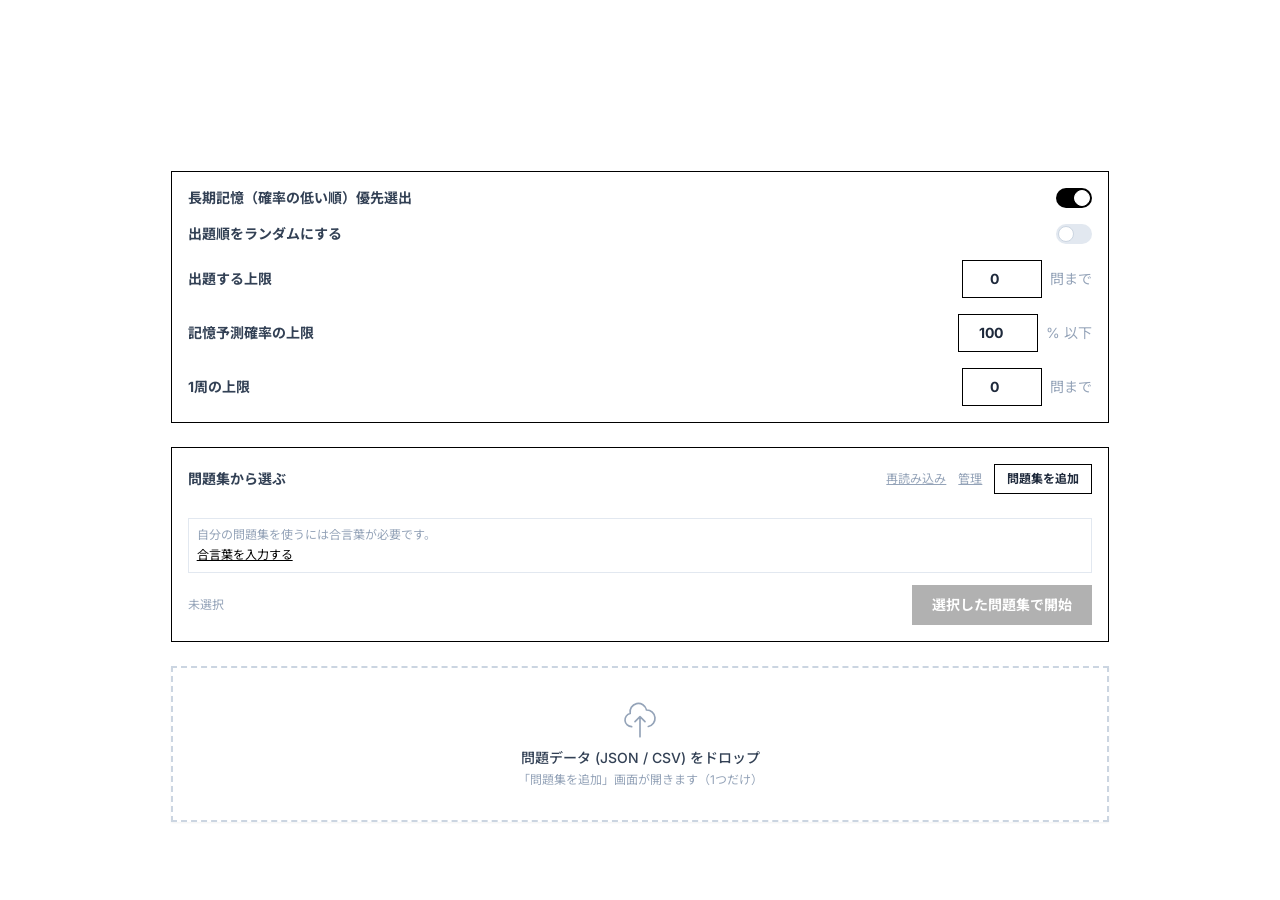
<file: index.html>
<!DOCTYPE html>
<html lang="ja">
<head>
  <meta charset="UTF-8">
  <meta name="viewport" content="width=device-width, initial-scale=1.0, maximum-scale=1.0, user-scalable=no">
  <title>暗記アプリケーション (長期記憶エンジン搭載版)</title>

  <!-- iPadの「ホーム画面に追加」でSafariのツールバーを消し、全画面で起動する -->
  <meta name="apple-mobile-web-app-capable" content="yes">
  <meta name="mobile-web-app-capable" content="yes">
  <meta name="apple-mobile-web-app-status-bar-style" content="default">
  <meta name="apple-mobile-web-app-title" content="暗記">
  <!-- 外部の読み込みは、順番に待たず同時に始める（Web フォントは、style.css の中から読むと、style.css の到着を待ってから始まる） -->
  <link rel="preconnect" href="https://fonts.googleapis.com">
  <link rel="preconnect" href="https://fonts.gstatic.com" crossorigin>
  <link rel="stylesheet" href="https://fonts.googleapis.com/css2?family=Inter:wght@400;500;600;700&amp;family=Noto+Sans+JP:wght@400;500;700&amp;display=swap">
  <!-- Tailwind は、事前に作った CSS（tailwind.css）を読む。作り直し方は README の「Tailwind の CSS を作り直す」。style.css より後に置く（以前の Play CDN も、style.css の後に効いていた） -->
  <link rel="stylesheet" href="style.css?v=7.17.0">
  <link rel="stylesheet" href="tailwind.css?v=7.17.0">
</head>
<body id="app-body" class="h-screen w-screen relative p-4 md:p-6 flex overflow-hidden bg-white select-none">

  <!-- 背景の罫線（出題・丸つけ中だけ表示。ノートのような、書く目安になる横線） -->
  <div id="ruled-lines" class="hidden absolute left-0 right-0 bottom-0 z-0 pointer-events-none"></div>

  <!-- 全画面手書きキャンバス -->
  <canvas id="app-global-canvas" class="absolute inset-0 w-full h-full block cursor-crosshair z-0 touch-none"></canvas>

  <!-- 見開きの区切り線（画面のちょうど真ん中。上端と長さは placePageDivider() が決める） -->
  <div id="page-divider" class="hidden absolute left-1/2 w-px bg-slate-200 z-10 pointer-events-none"></div>

  <!-- 左側ツールバー（操作・ペン設定） -->
  <div id="left-controls-container" class="hidden absolute left-2 md:left-3 top-1/2 -translate-y-1/2 z-20 flex flex-col space-y-3 pointer-events-auto">
    
    <button id="btn-back-to-import" class="w-10 h-10 bg-white hover:bg-slate-50 text-black border border-black flex items-center justify-center focus:outline-none shadow-sm" title="設定画面に戻る">
      <svg class="w-5 h-5" fill="none" viewBox="0 0 24 24" stroke="currentColor" stroke-width="2.5">
        <path stroke-linecap="round" stroke-linejoin="round" d="M15 19l-7-7 7-7" />
      </svg>
    </button>
    
    <button id="btn-review-now" class="hidden w-10 h-10 bg-white hover:bg-slate-50 text-black border border-black flex items-center justify-center focus:outline-none shadow-sm" title="いま開いている問題までを丸付けして、ホーム画面に戻る（残りは出題されません）">
      <svg class="w-5 h-5" fill="none" viewBox="0 0 24 24" stroke="currentColor" stroke-width="2.2" stroke-linecap="round" stroke-linejoin="round">
        <rect x="5" y="3" width="14" height="18" rx="2" />
        <path d="M9 12l2 2 4-4" />
      </svg>
    </button>

    <div id="left-pen-toolbar" class="flex flex-col space-y-4 bg-white p-2 border border-black shadow-sm w-10 items-center">
      <div class="flex flex-col items-center space-y-1.5">
        <span class="text-[7px] font-bold uppercase tracking-wider text-slate-400">Color</span>
        <button id="btn-pen-black" data-color="#000000" class="color-picker-btn w-5 h-5 bg-black border-2 border-black focus:outline-none" title="黒"></button>
        <button id="btn-pen-red" data-color="#ef4444" class="color-picker-btn w-5 h-5 bg-red-500 border border-slate-300 focus:outline-none" title="赤"></button>
        <button id="btn-pen-blue" data-color="#3b82f6" class="color-picker-btn w-5 h-5 bg-blue-500 border border-slate-300 focus:outline-none" title="青"></button>
      </div>
      <div class="w-full border-t border-slate-200"></div>
      <div class="flex flex-col items-center space-y-1.5">
        <span class="text-[7px] font-bold uppercase tracking-wider text-slate-400">Size</span>
        <button data-size="1.0" class="size-picker-btn w-6 h-6 flex items-center justify-center bg-white border border-slate-300 hover:bg-slate-50 focus:outline-none" title="極細">
          <span class="size-dot bg-black rounded-full transition-all inline-block" style="width: 2px; height: 2px;"></span>
        </button>
        <button data-size="1.35" class="size-picker-btn w-6 h-6 flex items-center justify-center bg-white border border-slate-300 hover:bg-slate-50 focus:outline-none" title="細">
          <span class="size-dot bg-black rounded-full transition-all inline-block" style="width: 4px; height: 4px;"></span>
        </button>
        <button data-size="1.75" class="size-picker-btn w-6 h-6 flex items-center justify-center bg-white border-2 border-black hover:bg-slate-50 focus:outline-none" title="普通">
          <span class="size-dot bg-black rounded-full transition-all inline-block" style="width: 6px; height: 6px;"></span>
        </button>
        <button data-size="3.5" class="size-picker-btn w-6 h-6 flex items-center justify-center bg-white border border-slate-300 hover:bg-slate-50 focus:outline-none" title="太">
          <span class="size-dot bg-black rounded-full transition-all inline-block" style="width: 10px; height: 10px;"></span>
        </button>
        <button data-size="6.0" class="size-picker-btn w-6 h-6 flex items-center justify-center bg-white border border-slate-300 hover:bg-slate-50 focus:outline-none" title="極太">
          <span class="size-dot bg-black rounded-full transition-all inline-block" style="width: 14px; height: 14px;"></span>
        </button>
      </div>
    </div>

  </div>

  <div class="relative z-10 w-full h-full flex flex-col justify-between pointer-events-none flex-grow">
    
    <header id="app-header" class="hidden max-w-3xl w-full mx-auto flex justify-between items-center pb-2 pointer-events-auto">
      <div class="ml-auto flex items-center">
        <button id="btn-toggle-spread" class="p-2 text-slate-400 hover:text-black transition-colors focus:outline-none" title="1ページ／見開き表示の切り替え">
          <svg class="spread-icon-2 w-6 h-6" fill="none" viewBox="0 0 24 24" stroke="currentColor" stroke-width="2">
            <rect x="3" y="5" width="8" height="14" rx="1" />
            <rect x="13" y="5" width="8" height="14" rx="1" />
          </svg>
          <svg class="spread-icon-1 hidden w-6 h-6" fill="none" viewBox="0 0 24 24" stroke="currentColor" stroke-width="2">
            <rect x="6" y="5" width="12" height="14" rx="1" />
          </svg>
        </button>
        <button id="btn-open-settings" class="p-2 text-slate-400 hover:text-black transition-colors focus:outline-none" title="アルゴリズム設定">
          <svg class="w-6 h-6" fill="none" viewBox="0 0 24 24" stroke="currentColor" stroke-width="2">
            <path stroke-linecap="round" stroke-linejoin="round" d="M10.325 4.317c.426-1.756 2.924-1.756 3.35 0a1.724 1.724 0 002.573 1.066c1.543-.94 3.31.826 2.37 2.37a1.724 1.724 0 001.065 2.572c1.756.426 1.756 2.924 0 3.35a1.724 1.724 0 00-1.066 2.573c.94 1.543-.826 3.31-2.37 2.37a1.724 1.724 0 00-2.572 1.065c-.426 1.756-2.924 1.756-3.35 0a1.724 1.724 0 00-2.573-1.066c-1.543.94-3.31-.826-2.37-2.37a1.724 1.724 0 00-1.065-2.572c-1.756-.426-1.756-2.924 0-3.35a1.724 1.724 0 001.066-2.573c-.94-1.543.826-3.31 2.37-2.37.996.608 2.296.07 2.572-1.065z" />
            <path stroke-linecap="round" stroke-linejoin="round" d="M15 12a3 3 0 11-6 0 3 3 0 016 0z" />
          </svg>
        </button>
      </div>
    </header>

    <main class="flex-grow min-h-0 flex items-center justify-center py-4 w-full">
      <!-- 最初から、ホーム画面の状態（スクロールする箱・左右の余白なし）にしておく。出題・丸付け中の状態は、quiz.js の switchPhase が切り替える -->
      <div id="phase-container" class="w-full h-full flex flex-col overflow-y-auto pointer-events-auto"> 

        <!-- インポート・設定画面 (Phase Import) -->
        <section id="phase-import" class="space-y-6 pointer-events-auto w-full mx-auto my-auto max-w-3xl">
          <div class="bg-white border border-black p-4 space-y-4">
            <div class="flex items-center justify-between text-sm">
              <span class="font-bold text-slate-700">長期記憶（確率の低い順）優先選出</span>
              <label class="relative inline-flex items-center cursor-pointer">
                <input type="checkbox" id="check-srs-sort" class="sr-only peer" checked>
                <div class="w-9 h-5 bg-slate-200 peer-focus:outline-none rounded-full peer peer-checked:after:translate-x-full peer-checked:after:border-white after:content-[''] after:absolute after:top-[2px] after:left-[2px] after:bg-white after:border-slate-300 after:border after:rounded-full after:h-4 after:w-4 after:transition-all peer-checked:bg-black"></div>
              </label>
            </div>
            <div class="flex items-center justify-between text-sm">
              <span class="font-bold text-slate-700">出題順をランダムにする</span>
              <label class="relative inline-flex items-center cursor-pointer">
                <input type="checkbox" id="check-random" class="sr-only peer">
                <div class="w-9 h-5 bg-slate-200 peer-focus:outline-none rounded-full peer peer-checked:after:translate-x-full peer-checked:after:border-white after:content-[''] after:absolute after:top-[2px] after:left-[2px] after:bg-white after:border-slate-300 after:border after:rounded-full after:h-4 after:w-4 after:transition-all peer-checked:bg-black"></div>
              </label>
            </div>
            <div class="flex items-center justify-between text-sm">
              <span class="font-bold text-slate-700">出題する上限</span>
              <div class="flex items-center space-x-2">
                <input type="number" id="input-question-limit" value="0" min="0" class="w-20 p-2 border border-black text-center focus:outline-none font-bold text-sm" title="出題数の上限">
                <span class="text-slate-400">問まで</span>
              </div>
            </div>
            <div class="flex items-center justify-between text-sm">
              <span class="font-bold text-slate-700">記憶予測確率の上限</span>
              <div class="flex items-center space-x-2">
                <input type="number" id="input-max-probability" value="100" min="0" max="100" class="w-20 p-2 border border-black text-center focus:outline-none font-bold text-sm" title="この確率以下の問題だけを出す（100 なら絞り込まない。未解答の問題は 0%）">
                <span class="text-slate-400">% 以下</span>
              </div>
            </div>
            <div class="flex items-center justify-between text-sm">
              <span class="font-bold text-slate-700">1周の上限</span>
              <div class="flex items-center space-x-2">
                <input type="number" id="input-window-size" value="0" min="0" class="w-20 p-2 border border-black text-center focus:outline-none font-bold text-sm" title="1周に出す問題数の上限（0 なら上限なし）。選ばれた問題のうち、この数だけを出し、正解した分だけ、まだ出していない問題を補充します">
                <span class="text-slate-400">問まで</span>
              </div>
            </div>

          </div>

          <!-- 問題集の選択 -->
          <div id="library-box" class="bg-white border border-black p-4 space-y-3">
            <div class="flex items-center justify-between">
              <span class="text-sm font-bold text-slate-700">問題集から選ぶ</span>
              <div class="flex items-center space-x-3">
                <span id="shortcut-actions" class="flex items-center space-x-3"></span>
                <button id="btn-library-reload" class="text-xs text-slate-400 hover:text-black underline focus:outline-none">再読み込み</button>
                <button id="btn-open-manage" class="text-xs text-slate-400 hover:text-black underline focus:outline-none">管理</button>
                <button id="btn-open-upload" class="px-3 py-1.5 border border-black text-xs font-bold hover:bg-slate-50 focus:outline-none">問題集を追加</button>
              </div>
            </div>

            <div id="library-shortcuts" class="flex flex-wrap items-center gap-1"></div>
            <div id="library-tree" class="max-h-[28rem] overflow-y-auto border border-slate-200 p-2 text-sm">
              <p class="text-xs text-slate-400">読み込み中…</p>
            </div>

            <p id="library-legend" class="hidden text-[10px] text-slate-400">逆向きを許可した問題集のマーク：→ そのまま　← 逆向きだけ　⇄ 両方。押すたびに、未選択 → そのまま → 逆向き → 両方 の順に切り替わります。</p>

            <div class="flex items-center justify-between">
              <span class="text-xs"><span id="library-selected" class="text-slate-400">未選択</span><span id="library-notice" class="ml-2 text-red-600"></span></span>
              <button id="btn-start-selected" class="px-5 py-2.5 bg-black text-white text-sm font-bold hover:bg-slate-800 transition-colors focus:outline-none disabled:opacity-30 disabled:pointer-events-none" disabled>
                選択した問題集で開始
              </button>
            </div>
          </div>

          <div id="drop-zone" class="border-2 border-dashed border-slate-300 hover:border-black rounded-none p-8 text-center cursor-pointer transition-colors duration-200 bg-white shadow-sm">
            <input type="file" id="file-input" accept=".json,.csv,application/json,text/csv" class="hidden">
            <svg class="mx-auto h-10 w-10 text-slate-400 mb-2" fill="none" viewBox="0 0 24 24" stroke="currentColor">
              <path stroke-linecap="round" stroke-linejoin="round" d="M7 16a4 4 0 01-.88-7.903A5 5 0 1115.9 6L16 6a5 5 0 011 9.9M15 13l-3-3m0 0l-3 3m3-3v12" />
            </svg>
            <p class="text-sm text-slate-700 font-medium">問題データ (JSON / CSV) をドロップ</p>
            <p class="text-xs text-slate-400 mt-1">「問題集を追加」画面が開きます（1つだけ）</p>
          </div>

          <div class="pt-2">
            <div class="flex justify-center items-center space-x-3 text-[10px] text-slate-400/50">
              <button id="btn-use-sample-kanji" class="hover:text-black underline transition-colors focus:outline-none" title="難読漢字の読み方。まっさらな状態から、本当に覚えられるか試せます">
                覚えてみる
              </button>
              <span>・</span>
              <button id="btn-use-sample" class="hover:text-black underline transition-colors focus:outline-none" title="動作確認用（成績をあらかじめ仕込んであります）">
                動作テスト
              </button>
              <span>・</span>
              <button id="btn-show-help" class="hover:text-black underline transition-colors focus:outline-none">
                使い方
              </button>
              <span>・</span>
              <button id="btn-show-study-time" class="hover:text-black underline transition-colors focus:outline-none">
                勉強時間
              </button>
              <span>・</span>
              <button id="btn-show-trend" class="hover:text-black underline transition-colors focus:outline-none">
                記憶の推移
              </button>
              <span>・</span>
              <button id="btn-open-settings-home" class="hover:text-black underline transition-colors focus:outline-none">
                詳細設定
              </button>
              <span>・</span>
              <span class="cursor-default select-none font-mono">v7.17.0</span>
            </div>
          </div>
        </section>

        <!-- 問題集の追加 (Phase Upload) -->
        <section id="phase-upload" class="hidden space-y-4 pointer-events-auto w-full mx-auto my-auto max-w-lg">
          <div class="flex items-center space-x-3">
            <button id="btn-upload-back" class="w-10 h-10 shrink-0 bg-white hover:bg-slate-50 text-black border border-black flex items-center justify-center focus:outline-none shadow-sm" title="戻る">
              <svg class="w-5 h-5" fill="none" viewBox="0 0 24 24" stroke="currentColor" stroke-width="2.5">
                <path stroke-linecap="round" stroke-linejoin="round" d="M15 19l-7-7 7-7" />
              </svg>
            </button>
            <h2 class="text-lg font-bold text-slate-800">問題集を追加</h2>
          </div>

          <div class="bg-white border border-black p-4 space-y-3 text-xs">
            <label class="block">
              <span class="font-bold text-slate-700">保存先</span>
              <input id="upload-path" type="text" placeholder="世界史/近代/フランス革命" class="mt-1 w-full p-2 border border-black focus:outline-none">
              <span class="text-[10px] text-slate-400">スラッシュで区切ると階層になります</span>
              <div id="upload-path-preview" class="mt-1 text-[11px] text-slate-600 font-bold"></div>
            </label>

            <div class="flex items-center justify-between">
              <div>
                <span class="font-bold text-slate-700">問題と答えを逆にすることを許可する</span>
                <p class="text-[10px] text-slate-400">ONにすると、ホーム画面の選択欄でこの問題集を逆向き（答えを問題として）でも出題できるようになります</p>
              </div>
              <label class="relative inline-flex items-center cursor-pointer shrink-0 ml-3">
                <input type="checkbox" id="upload-allow-swap" class="sr-only peer">
                <div class="w-9 h-5 bg-slate-200 peer-focus:outline-none rounded-full peer peer-checked:after:translate-x-full peer-checked:after:border-white after:content-[''] after:absolute after:top-[2px] after:left-[2px] after:bg-white after:border-slate-300 after:border after:rounded-full after:h-4 after:w-4 after:transition-all peer-checked:bg-black"></div>
              </label>
            </div>

            <div class="flex items-center justify-between">
              <span class="font-bold text-slate-700">問題（CSV または JSON）</span>
              <button id="btn-upload-file" class="px-2 py-1 border border-black text-[10px] font-bold hover:bg-slate-50 focus:outline-none">
                ファイルから読み込む
              </button>
              <input type="file" id="upload-file" accept=".csv,.txt,.json,text/csv,text/plain,application/json" class="hidden">
            </div>
            <label class="block">
              <textarea id="upload-csv" rows="8" class="mt-1 w-full p-2 border border-black font-mono text-[11px] focus:outline-none" placeholder="ルイ16世,フランス革命期の国王,1793年に処刑された"></textarea>
              <span class="text-[10px] text-slate-400">
                CSV: 1列目:問題 2列目:答え 3列目:解説（任意）／
                JSON: 見出しを鍵にした入れ子でも読み込めます（詳しくは README）
              </span>
            </label>

            <div id="upload-preview" class="text-[10px] text-slate-500"></div>
            <div class="pt-1">
              <button id="btn-upload-sample" class="text-[10px] text-slate-400 hover:text-black underline focus:outline-none">
                サンプルを入れる
              </button>
            </div>
          </div>

          <div class="flex justify-end">
            <button id="btn-upload-save" class="px-5 py-2 bg-black text-white text-xs font-bold hover:bg-slate-800 transition-colors focus:outline-none disabled:opacity-30 disabled:pointer-events-none" disabled>
              保存する
            </button>
          </div>

          <div id="upload-message" class="text-xs"></div>
        </section>

        <!-- 問題集の管理 -->
        <section id="phase-manage" class="hidden space-y-4 pointer-events-auto w-full mx-auto my-auto max-w-lg">
          <div class="flex items-center space-x-3">
            <button id="btn-manage-back" class="w-10 h-10 shrink-0 bg-white hover:bg-slate-50 text-black border border-black flex items-center justify-center focus:outline-none shadow-sm" title="戻る">
              <svg class="w-5 h-5" fill="none" viewBox="0 0 24 24" stroke="currentColor" stroke-width="2.5">
                <path stroke-linecap="round" stroke-linejoin="round" d="M15 19l-7-7 7-7" />
              </svg>
            </button>
            <h2 class="text-lg font-bold text-slate-800">問題集の管理</h2>
          </div>
          <div class="bg-white border border-black p-4 space-y-2">
            <span class="text-sm font-bold text-slate-700">ショートカット</span>
            <p class="text-[10px] text-slate-400">ホーム画面で問題集を選んで「この選択を保存」を押すと、ここに並びます。▲▼で順番を入れ替え、名前は書き換えると保存されます。中身を変えるときは、ホーム画面でショートカットを押し、選び直して「上書き」します。</p>
            <div id="manage-shortcuts" class="text-sm"></div>
          </div>

          <div class="bg-white border border-black p-4 space-y-2">
            <p class="text-[10px] text-slate-400">▲▼で、同じ階層の中の順番を入れ替えます。フォルダと問題集は、区別せず1本の並びです（問題集をフォルダより上にも置けます）。新しく追加した問題集や、移した問題集は、その階層のいちばん下に並びます。問題集とフォルダの名前は、書き換えるとその場で保存されます（フォルダ名を変えると、中の問題集の場所もまとめて変わります）。「移動」で別のフォルダへ移せます。✎で問題や見出しを編集できます。</p>
            <div id="manage-tree" class="text-sm"></div>
          </div>
          <div class="bg-white border border-black p-4 space-y-2">
            <div class="flex items-center justify-between">
              <span class="text-sm font-bold text-slate-700">同じ問題</span>
              <button id="btn-unify" class="px-3 py-1.5 border border-black text-xs font-bold hover:bg-slate-50 focus:outline-none">まとめる</button>
            </div>
            <p class="text-[10px] text-slate-400">問題文と答えが同じ問題は、別の問題集に入っていても、同じ問題として成績を共有します（追加・編集のときは、自動でそろいます）。すでにある、同じ問題の成績を1つにまとめるときだけ、押します。成績が両方にあるときは、最後に解いた日が新しいほうを残します。</p>
          </div>
          <div id="manage-message" class="text-xs"></div>
        </section>

        <!-- 問題集の編集 -->
        <section id="phase-edit" class="hidden space-y-4 pointer-events-auto w-full mx-auto my-auto max-w-2xl">
          <div class="flex items-center space-x-3">
            <button id="btn-edit-back" class="w-10 h-10 shrink-0 bg-white hover:bg-slate-50 text-black border border-black flex items-center justify-center focus:outline-none shadow-sm" title="戻る">
              <svg class="w-5 h-5" fill="none" viewBox="0 0 24 24" stroke="currentColor" stroke-width="2.5">
                <path stroke-linecap="round" stroke-linejoin="round" d="M15 19l-7-7 7-7" />
              </svg>
            </button>
            <div class="min-w-0">
              <h2 class="text-lg font-bold text-slate-800">問題集を編集</h2>
              <div id="edit-subtitle" class="text-[10px] text-slate-400 truncate"></div>
            </div>
          </div>

          <div class="bg-white border border-black p-4 space-y-3 text-xs">
            <label class="block">
              <span class="font-bold text-slate-700">名前</span>
              <input id="edit-title" type="text" class="mt-1 w-full p-2 border border-black focus:outline-none">
            </label>
            <div class="flex items-center justify-between">
              <span class="font-bold text-slate-700">問題と答えを逆にすることを許可する</span>
              <label class="relative inline-flex items-center cursor-pointer shrink-0 ml-3">
                <input type="checkbox" id="edit-allow-swap" class="sr-only peer">
                <div class="w-9 h-5 bg-slate-200 peer-focus:outline-none rounded-full peer peer-checked:after:translate-x-full peer-checked:after:border-white after:content-[''] after:absolute after:top-[2px] after:left-[2px] after:bg-white after:border-slate-300 after:border after:rounded-full after:h-4 after:w-4 after:transition-all peer-checked:bg-black"></div>
              </label>
            </div>
          </div>

          <div class="bg-white border border-black p-4 space-y-2 text-xs">
            <span class="font-bold text-slate-700">見出し</span>
            <p class="text-[10px] text-slate-400">書き換えると、その見出しの下にあるすべての問題に反映されます（名前を同じにすると1つにまとまります）。穴埋めの全文も、見出しとして並びます。</p>
            <div id="edit-headings" class="max-h-64 overflow-y-auto"></div>
          </div>

          <div class="bg-white border border-black p-4 space-y-2 text-xs">
            <div class="flex items-center justify-between">
              <span class="font-bold text-slate-700">問題</span>
              <span id="edit-count" class="text-[10px] text-slate-400"></span>
            </div>
            <p class="text-[10px] text-slate-400">問題文や答えを書き換えても、成績（正答率）は変わりません。リセットしたい問題だけ「成績リセット」を押してください。どちらも「保存する」を押すまで反映されません。</p>
            <details id="edit-add-box" class="border border-slate-200 p-2">
              <summary class="cursor-pointer font-bold text-slate-700">問題を追加</summary>
              <div class="space-y-2 pt-2">
                <select id="edit-add-heading" class="w-full p-2 border border-slate-300 text-xs focus:outline-none focus:border-black"></select>
                <input id="edit-add-newheading" type="text" placeholder="新しい見出し" class="hidden w-full p-2 border border-slate-300 focus:outline-none focus:border-black">
                <textarea id="edit-add-question" rows="2" placeholder="問題文" class="w-full p-2 border border-slate-300 text-sm focus:outline-none focus:border-black"></textarea>
                <input id="edit-add-answer" type="text" placeholder="答え" class="w-full p-2 border border-slate-300 text-sm focus:outline-none focus:border-black">
                <input id="edit-add-commentary" type="text" placeholder="解説（なくてもよい）" class="w-full p-2 border border-slate-300 text-xs focus:outline-none focus:border-black">
                <div class="flex items-center justify-between">
                  <span class="text-[10px] text-slate-400">追加した問題は、「保存する」を押すまで反映されません。</span>
                  <button id="btn-edit-add" class="px-4 py-2 border border-black text-xs font-bold hover:bg-slate-50 focus:outline-none">追加</button>
                </div>
              </div>
            </details>
            <input id="edit-search" type="text" placeholder="問題・答え・見出しで絞り込む" class="w-full p-2 border border-slate-300 focus:outline-none focus:border-black">
            <div id="edit-list"></div>
          </div>

          <label id="edit-shared-option" class="hidden flex items-start space-x-2 text-[11px] cursor-pointer">
            <input id="edit-apply-shared" type="checkbox" class="mt-0.5 w-4 h-4 accent-black">
            <span class="text-slate-700">「共有」の問題は、ほかの問題集の同じ問題も、すべて同じように直す<span class="text-slate-400">（チェックしないときは、この問題集の分だけが直り、ほかの問題集の同じ問題は、元のままです）</span></span>
          </label>

          <div class="flex items-center justify-between">
            <button id="btn-edit-reset-all" class="px-3 py-2 border border-slate-300 text-[10px] text-slate-500 hover:border-red-600 hover:text-red-600 focus:outline-none disabled:opacity-30 disabled:pointer-events-none" disabled>この問題集の成績をすべてリセット</button>
            <button id="btn-edit-save" class="px-5 py-2 bg-black text-white text-xs font-bold hover:bg-slate-800 transition-colors focus:outline-none disabled:opacity-30 disabled:pointer-events-none" disabled>保存する</button>
          </div>
          <div id="edit-message" class="text-xs"></div>

          <!-- 一番上・一番下へ一瞬で移るボタン（画面の右端に固定。編集画面にいる間だけ出る） -->
          <div class="fixed right-1 top-1/2 -translate-y-1/2 z-30 flex flex-col space-y-2">
            <button id="btn-edit-scroll-top" class="w-8 h-8 bg-white hover:bg-slate-50 text-black border border-black flex items-center justify-center focus:outline-none shadow-sm" title="一番上へ">
              <svg class="w-4 h-4" fill="none" viewBox="0 0 24 24" stroke="currentColor" stroke-width="2.5">
                <path stroke-linecap="round" stroke-linejoin="round" d="M5 4h14M12 20V9M6 14l6-6 6 6" />
              </svg>
            </button>
            <button id="btn-edit-scroll-bottom" class="w-8 h-8 bg-white hover:bg-slate-50 text-black border border-black flex items-center justify-center focus:outline-none shadow-sm" title="一番下へ">
              <svg class="w-4 h-4" fill="none" viewBox="0 0 24 24" stroke="currentColor" stroke-width="2.5">
                <path stroke-linecap="round" stroke-linejoin="round" d="M5 20h14M12 4v11M6 10l6 6 6-6" />
              </svg>
            </button>
          </div>
        </section>

        <!-- 記憶の推移 -->
        <section id="phase-trend" class="hidden space-y-4 pointer-events-auto w-full mx-auto my-auto max-w-3xl">
          <div class="flex items-center space-x-3">
            <button id="btn-trend-back" class="w-10 h-10 shrink-0 bg-white hover:bg-slate-50 text-black border border-black flex items-center justify-center focus:outline-none shadow-sm" title="戻る">
              <svg class="w-5 h-5" fill="none" viewBox="0 0 24 24" stroke="currentColor" stroke-width="2.5">
                <path stroke-linecap="round" stroke-linejoin="round" d="M15 19l-7-7 7-7" />
              </svg>
            </button>
            <h2 class="text-lg font-bold text-slate-800">記憶の推移</h2>
          </div>

          <div id="trend-tiles" class="grid grid-cols-3 gap-3"></div>

          <div id="trend-range" class="flex items-center gap-1"></div>

          <div class="bg-white border border-black p-4 space-y-2">
            <div class="flex items-center justify-between">
              <span class="text-sm font-bold text-slate-700">問題数と合計知識量</span>
              <span class="flex items-center gap-3 text-[10px] text-slate-500">
                <span class="flex items-center gap-1"><span class="inline-block w-4 h-0.5 bg-slate-900"></span>合計知識量</span>
                <span class="flex items-center gap-1"><span class="inline-block w-4 h-0.5 bg-slate-400"></span>問題数</span>
              </span>
            </div>
            <div id="trend-chart-knowledge" class="relative"></div>
          </div>

          <div class="bg-white border border-black p-4 space-y-2">
            <span class="text-sm font-bold text-slate-700">平均正答確率</span>
            <div id="trend-chart-average" class="relative"></div>
          </div>

          <details class="bg-white border border-black p-4 text-xs">
            <summary class="cursor-pointer font-bold text-slate-700">数値の表</summary>
            <div id="trend-table" class="pt-2"></div>
          </details>

          <p class="text-[10px] text-slate-400 leading-relaxed">
            1日1件です。過去の日は、その日の終わり（日付が切り替わる直前）の値で、次にアプリを開いたときに確定します（開かなかった日も、そのとき計算して埋めます）。今日の分は途中の値で、ホーム画面を開いたとき・解き終えて戻ったときに更新します。
            <strong>合計知識量</strong>は、全問題集のすべての問題の「いま思い出せる確率」を足したもの（問題数 × 平均正答確率）で、
            「いま思い出せる問題がだいたい何問か」を表します。まだ解いていない問題は 0% として数えます。「問題と答えを逆にすることを許可」した問題集は、逆向きの問題も別の1問として数えます。
          </p>
          <div id="trend-message" class="text-xs"></div>
        </section>

        <!-- 勉強時間 -->
        <section id="phase-study-time" class="hidden space-y-4 pointer-events-auto w-full mx-auto my-auto max-w-3xl">
          <div class="flex items-center space-x-3">
            <button id="btn-study-time-back" class="w-10 h-10 shrink-0 bg-white hover:bg-slate-50 text-black border border-black flex items-center justify-center focus:outline-none shadow-sm" title="戻る">
              <svg class="w-5 h-5" fill="none" viewBox="0 0 24 24" stroke="currentColor" stroke-width="2.5">
                <path stroke-linecap="round" stroke-linejoin="round" d="M15 19l-7-7 7-7" />
              </svg>
            </button>
            <h2 class="text-lg font-bold text-slate-800">勉強時間</h2>
          </div>

          <div class="grid grid-cols-2 gap-4">
            <div class="bg-white border border-black p-4 flex flex-col justify-between">
              <span class="text-sm font-bold text-slate-700">累計</span>
              <span id="study-time-cumulative" class="font-mono text-2xl font-bold text-slate-900">-</span>
            </div>
            <div class="bg-white border border-black p-4 flex flex-col justify-between">
              <span class="text-sm font-bold text-slate-700">直近30日の合計</span>
              <span id="study-time-total" class="font-mono text-2xl font-bold text-slate-900">-</span>
            </div>
          </div>
          <div class="text-[10px] text-slate-400 space-y-1">
            <div class="text-right">これまでに書いた線の長さ（目安）</div>
            <div id="study-ink-list" class="space-y-1"></div>
            <div id="study-ink-ruler" class="pt-1"></div>
          </div>

          <div class="bg-white border border-black p-4">
            <div class="relative h-28 mt-2 mb-1 ml-16">
              <div id="study-time-chart-grid" class="absolute inset-0"></div>
              <div id="study-time-chart" class="absolute inset-0 flex items-end gap-px"></div>
            </div>
          </div>

          <div class="bg-white border border-black p-4">
            <div id="study-time-list" class="space-y-1 text-xs text-slate-700 max-h-[20rem] overflow-y-auto"></div>
          </div>

          <p class="text-[10px] text-slate-400">出題・丸つけ中で、画面が見えている間だけを数えます。ホーム画面や使い方画面、アプリを閉じたり背面に回したりしている間は数えません。累計は消えずに残り続けます。</p>
        </section>

        <!-- 一問一答出題画面 (Phase Test) -->
        <section id="phase-test" class="hidden space-y-4 w-full h-full flex flex-col justify-between">
          <div id="test-progress-header" class="space-y-2 w-full pt-1">
            <div class="relative w-full bg-white border border-slate-200 h-2.5 rounded-none overflow-hidden">
              <div id="test-progress-bar-current" class="absolute left-0 top-0 h-full transition-all duration-150" style="width: 0%; background-color: #ffff00;"></div>
              <div id="test-progress-bar-confirmed" class="absolute left-0 top-0 h-full transition-all duration-150" style="width: 0%; background-color: #00ff00;"></div>
            </div>
            <div class="flex justify-between items-center text-xs text-slate-400 px-2">
              <span><span id="test-progress-text">問題 0 / 0</span><span id="test-answer-count-hint" class="ml-2"></span></span>
              <span class="flex items-center"><span id="test-prob-indicator" class="font-mono text-[10px]">記憶予測確率: - %</span><button id="btn-edit-question-test" class="pointer-events-auto ml-2 w-7 h-7 shrink-0 border border-slate-300 text-sm text-slate-500 hover:border-black hover:text-black focus:outline-none" title="この問題を書き換える">✎</button></span>
            </div>
          </div>

          <div id="test-card-container" class="bg-transparent rounded-none flex-grow flex flex-col justify-between overflow-hidden w-full">
            
            <div id="test-question-box" class="p-2 md:p-4">
              <div class="flex text-base font-bold text-slate-900 leading-[32px]">
                <span class="shrink-0">問題：</span><span id="test-question" class="flex-1 min-w-0"></span>
              </div>
            </div>

            <div class="p-2 md:p-4 mt-auto flex justify-center items-center space-x-4 pointer-events-none">
              <div class="pointer-events-auto h-9 md:h-10 flex items-center bg-white border border-black shadow-sm">
                <button type="button" class="page-prev-btn w-9 md:w-10 h-full flex items-center justify-center hover:bg-slate-50 focus:outline-none" title="前のページ">
                  <svg class="w-4 h-4" fill="none" viewBox="0 0 24 24" stroke="currentColor" stroke-width="2.5"><path stroke-linecap="round" stroke-linejoin="round" d="M15 19l-7-7 7-7" /></svg>
                </button>
                <span class="page-indicator w-16 text-center text-xs font-mono text-slate-600">1 / 1</span>
                <button type="button" class="page-next-btn w-9 md:w-10 h-full flex items-center justify-center hover:bg-slate-50 focus:outline-none" title="ページを足す">
                  <svg class="page-next-icon hidden w-4 h-4" fill="none" viewBox="0 0 24 24" stroke="currentColor" stroke-width="2.5"><path stroke-linecap="round" stroke-linejoin="round" d="M9 5l7 7-7 7" /></svg>
                  <svg class="page-add-icon w-4 h-4" fill="none" viewBox="0 0 24 24" stroke="currentColor" stroke-width="2.5"><path stroke-linecap="round" stroke-linejoin="round" d="M12 5v14M5 12h14" /></svg>
                </button>
              </div>
              <button id="btn-clear-test-canvas" class="pointer-events-auto w-28 md:w-36 h-9 md:h-10 flex items-center justify-center bg-white hover:bg-slate-50 text-black border border-black transition-colors shadow-sm focus:outline-none rounded-none" title="消去">
                <svg class="w-5 h-5" fill="none" viewBox="0 0 24 24" stroke="currentColor" stroke-width="2">
                  <path stroke-linecap="round" stroke-linejoin="round" d="M19 7l-.867 12.142A2 2 0 0116.138 21H7.862a2 2 0 01-1.995-1.858L5 7m5 4v6m4-6v6m1-10V4a1 1 0 00-1-1h-4a1 1 0 00-1 1v3M4 7h16" />
                </svg>
              </button>
              <button id="btn-submit-test" class="pointer-events-auto w-28 md:w-36 h-9 md:h-10 flex items-center justify-center bg-white hover:bg-slate-50 text-black border border-black transition-colors shadow-sm focus:outline-none rounded-none" title="決定">
                <svg class="w-5 h-5" fill="none" viewBox="0 0 24 24" stroke="currentColor" stroke-width="2.5">
                  <path stroke-linecap="round" stroke-linejoin="round" d="M14 5l7 7m0 0l-7 7m7-7H3" />
                </svg>
              </button>
            </div>
            
          </div>
        </section>

        <!-- 振り返り・自己採点画面 (Phase Review) -->
        <section id="phase-review" class="hidden space-y-4 w-full h-full flex flex-col justify-between">
          <div id="review-progress-header" class="space-y-2 w-full pt-1">
            <div class="relative w-full bg-white border border-slate-200 h-2.5 rounded-none overflow-hidden">
              <div id="review-progress-bar-current" class="absolute left-0 top-0 h-full transition-all duration-150" style="width: 0%; background-color: #ffff00;"></div>
              <div id="review-progress-bar-confirmed" class="absolute left-0 top-0 h-full transition-all duration-150" style="width: 0%; background-color: #00ff00;"></div>
            </div>
            <div class="flex justify-between items-center text-xs text-slate-400 px-2">
              <span><span id="review-progress-text">丸付け 0 / 0</span><span id="review-answer-count-hint" class="ml-2"></span></span>
              <span class="flex items-center"><span id="review-prob-indicator" class="font-mono text-[10px]">記憶予測確率: - %</span><button id="btn-edit-question-review" class="pointer-events-auto ml-2 w-7 h-7 shrink-0 border border-slate-300 text-sm text-slate-500 hover:border-black hover:text-black focus:outline-none" title="この問題を書き換える">✎</button></span>
            </div>
          </div>

          <div id="review-card-container" class="bg-transparent rounded-none flex-grow flex flex-col justify-between overflow-hidden w-full">
            
            <div id="review-info-box" class="p-2 md:p-4 space-y-0">
              <div class="flex text-base font-bold text-slate-800 leading-[32px]">
                <span class="shrink-0">問題：</span><span id="review-question" class="flex-1 min-w-0"></span>
              </div>

              <div id="review-model-answer-single" class="flex text-base font-bold text-black leading-[32px]">
                <span class="shrink-0">模範解答：</span><span id="review-model-answer" class="flex-1 min-w-0"></span>
              </div>

              <div id="review-model-answer-list" class="hidden">
                <p class="text-[10px] font-bold text-slate-400 uppercase tracking-wider leading-[32px]">模範解答（1つずつ判定）</p>
              </div>

              <div id="review-commentary-box" class="flex text-base text-slate-500 leading-[32px]">
                <span class="shrink-0">解説：</span><span id="review-commentary" class="flex-1 min-w-0"></span>
              </div>
            </div>

            <div id="review-control-container" class="p-2 md:p-4 mt-auto pointer-events-none flex justify-center">
              <div class="flex justify-center space-x-4 pointer-events-none">

                <button id="btn-review-undo" class="pointer-events-auto w-9 md:w-10 h-9 md:h-10 flex items-center justify-center bg-white hover:bg-slate-50 text-black border border-black transition-colors shadow-sm focus:outline-none rounded-none disabled:opacity-30" title="一問前に戻る" disabled>
                  <svg class="w-5 h-5" fill="none" viewBox="0 0 24 24" stroke="currentColor" stroke-width="2.5">
                    <path stroke-linecap="round" stroke-linejoin="round" d="M9 15L3 9m0 0l6-6M3 9h12a6 6 0 010 12h-3" />
                  </svg>
                </button>

                <div class="pointer-events-auto h-9 md:h-10 flex items-center bg-white border border-black shadow-sm">
                  <button type="button" class="page-prev-btn w-9 md:w-10 h-full flex items-center justify-center hover:bg-slate-50 focus:outline-none" title="前のページ">
                    <svg class="w-4 h-4" fill="none" viewBox="0 0 24 24" stroke="currentColor" stroke-width="2.5"><path stroke-linecap="round" stroke-linejoin="round" d="M15 19l-7-7 7-7" /></svg>
                  </button>
                  <span class="page-indicator w-16 text-center text-xs font-mono text-slate-600">1 / 1</span>
                  <button type="button" class="page-next-btn w-9 md:w-10 h-full flex items-center justify-center hover:bg-slate-50 focus:outline-none" title="ページを足す">
                    <svg class="page-next-icon hidden w-4 h-4" fill="none" viewBox="0 0 24 24" stroke="currentColor" stroke-width="2.5"><path stroke-linecap="round" stroke-linejoin="round" d="M9 5l7 7-7 7" /></svg>
                    <svg class="page-add-icon w-4 h-4" fill="none" viewBox="0 0 24 24" stroke="currentColor" stroke-width="2.5"><path stroke-linecap="round" stroke-linejoin="round" d="M12 5v14M5 12h14" /></svg>
                  </button>
                </div>

                <button id="btn-clear-review-canvas" class="pointer-events-auto w-24 md:w-28 h-9 md:h-10 flex items-center justify-center bg-white hover:bg-slate-50 text-black border border-black transition-colors shadow-sm focus:outline-none rounded-none" title="消去">
                  <svg class="w-5 h-5" fill="none" viewBox="0 0 24 24" stroke="currentColor" stroke-width="2">
                    <path stroke-linecap="round" stroke-linejoin="round" d="M19 7l-.867 12.142A2 2 0 0116.138 21H7.862a2 2 0 01-1.995-1.858L5 7m5 4v6m4-6v6m1-10V4a1 1 0 00-1-1h-4a1 1 0 00-1 1v3M4 7h16" />
                  </svg>
                </button>
                
                <button id="btn-self-wrong" class="pointer-events-auto w-28 md:w-32 h-9 md:h-10 flex items-center justify-center bg-white hover:bg-slate-50 text-black border border-black transition-colors shadow-sm focus:outline-none rounded-none" title="間違えた">
                  <svg class="w-5 h-5" fill="none" viewBox="0 0 24 24" stroke="currentColor" stroke-width="2.5">
                    <path stroke-linecap="round" stroke-linejoin="round" d="M6 18L18 6M6 6l12 12" />
                  </svg>
                </button>

                <button id="btn-self-correct" class="pointer-events-auto w-28 md:w-32 h-9 md:h-10 flex items-center justify-center bg-white hover:bg-slate-50 text-black border border-black transition-colors shadow-sm focus:outline-none rounded-none" title="合ってた">
                  <svg class="w-5 h-5" fill="none" viewBox="0 0 24 24" stroke="currentColor" stroke-width="2.5">
                    <circle cx="12" cy="12" r="8" />
                  </svg>
                </button>

                <button id="btn-review-next" class="hidden pointer-events-auto w-28 md:w-32 h-9 md:h-10 flex items-center justify-center bg-white hover:bg-slate-50 text-black border border-black transition-colors shadow-sm focus:outline-none rounded-none" title="次へ">
                  <svg class="w-5 h-5" fill="none" viewBox="0 0 24 24" stroke="currentColor" stroke-width="2.5">
                    <path stroke-linecap="round" stroke-linejoin="round" d="M14 5l7 7m0 0l-7 7m7-7H3" />
                  </svg>
                </button>

              </div>
            </div>
          </div>
        </section>

        <!-- 使い方ページ (Phase Help) -->
        <section id="phase-help" class="hidden space-y-6 pointer-events-auto w-full mx-auto my-auto max-w-2xl">
          <div class="flex items-center space-x-3">
            <button id="btn-help-back" class="w-10 h-10 shrink-0 bg-white hover:bg-slate-50 text-black border border-black flex items-center justify-center focus:outline-none shadow-sm" title="戻る">
              <svg class="w-5 h-5" fill="none" viewBox="0 0 24 24" stroke="currentColor" stroke-width="2.5">
                <path stroke-linecap="round" stroke-linejoin="round" d="M15 19l-7-7 7-7" />
              </svg>
            </button>
            <h2 class="text-lg font-bold text-slate-800">使い方</h2>
          </div>

          <div class="text-center space-y-2 -mt-2 mb-2">
            <h3 class="text-2xl font-bold text-slate-850 tracking-tight">暗記アプリケーション</h3>
            <p class="text-xs text-slate-400">長期記憶アルゴリズム ＋ 短期記憶ループ学習</p>
          </div>

          <div class="bg-white border border-black p-4 space-y-2 text-xs text-slate-700 leading-relaxed">
            <h3 class="text-sm font-bold text-slate-900 border-b border-black pb-2 mb-2">1. 学習の流れ</h3>
            <p>ホーム画面で問題集を選び、<strong>「選択した問題集で開始」</strong>を押します。まだ自分の問題集が無い場合は、ホーム画面下の<strong>「覚えてみる」</strong>から、難読漢字の読み方20問をまっさらな状態から試せます。</p>
            <p>画面全体に手書きで答え、<strong>「決定」</strong>で次の問題へ進みます。全問書き終えると丸つけに移ります。</p>
            <p>書ききれないときは、下のページ送りの<strong>「＋」</strong>でページを足せます。<strong>「‹」「›」</strong>で前後のページに行き来でき、丸つけのときも同じようにめくって見られます。</p>
            <p>右上の、歯車の左隣のボタンで、<strong>1ページ表示（既定）と見開き（2ページ）表示</strong>をワンクリックで切り替えられます。見開きにすると、画面は真ん中の線で左右2ページに分かれ、めくると1ページずつ進むので、右にあったページが左に移り、1つ前のページを見ながら続きを書けます。切り替えても、書いた内容はページの新しい形に合わせて伸び縮みするだけで消えません。</p>
            <p><strong>消去ボタン</strong>は、見えているページを消します。何も書いていないページの後ろにはページを足せず、白紙の最後のページは前に戻ると消えます。</p>
            <p>模範解答と解説を見て、自分で <strong>⭕️（合ってた）／ ❌（間違えた）</strong>を押します。</p>
            <p>❌ を押した問題だけ、<strong>正解するまでその場で繰り返し出題されます。</strong>全問 ⭕️ になったら、ホーム画面へ戻ります（「1周の上限」を入れているときは、補充する問題もなくなったら）。</p>
            <p class="text-slate-400">途中でやめたいときは、出題・丸つけの画面の左上の戻るボタンでホーム画面に戻れます。それまでに丸つけした問題の成績は保存されています。</p>
          </div>

          <div class="bg-white border border-black p-4 space-y-2 text-xs text-slate-700 leading-relaxed">
            <h3 class="text-sm font-bold text-slate-900 border-b border-black pb-2 mb-2">2. どの問題から出るか（記憶予測）</h3>
            <p>最後に解いてからの経過時間と、問題ごとの<strong>「記憶の寿命」</strong>から、いま思い出せる確率を見積もります（忘却曲線）。</p>
            <p class="font-mono text-[10px] bg-slate-50 border border-slate-200 p-2">確率 = exp( −経過日数 ÷ 記憶の寿命 )</p>
            <p><strong>この確率が低い問題から順に出題されます。</strong>正解すると寿命が延びて出題が先延ばしになり、間違えると寿命が縮んで早く戻ってきます。一度も解いていない問題は確率0として最優先で出ます（未解答の問題どうしの中からは無作為に選ばれます）。</p>
            <p><strong>「出題する上限」</strong>を決めておくと、優先度の高い順にその数だけ出題されます。<strong>優先度順に選ぶので、途中でやめてもそこまでが最善</strong>になります。空いた時間の長さに合わせて、5問・20問のように決められます。</p>

            <div class="border border-black bg-white p-3 space-y-3">
              <div class="grid grid-cols-2 gap-x-4 gap-y-2">
                <div>
                  <div class="flex justify-between text-[10px] text-slate-500">
                    <span>正解したときの伸び</span><span id="fc-ease-out" class="font-bold text-blue-600">2.5 倍</span>
                  </div>
                  <input type="range" id="fc-ease" min="1.3" max="4" step="0.1" value="2.5" class="w-full accent-black">
                </div>
                <div>
                  <div class="flex justify-between text-[10px] text-slate-500">
                    <span>不正解で残す割合</span><span id="fc-lapse-out" class="font-bold text-red-600">20 %</span>
                  </div>
                  <input type="range" id="fc-lapse" min="0" max="60" step="1" value="20" class="w-full accent-black">
                </div>
              </div>

              <div class="flex items-center gap-2 flex-wrap">
                <button id="fc-tool-correct" type="button" class="px-2 py-1 text-[10px] font-bold bg-white hover:bg-slate-50 focus:outline-none">⭕ 正解を置く</button>
                <button id="fc-tool-incorrect" type="button" class="px-2 py-1 text-[10px] font-bold bg-white hover:bg-slate-50 focus:outline-none">❌ 不正解を置く</button>
                <button id="fc-reset" type="button" class="ml-auto px-2 py-1 text-[10px] font-bold bg-white border border-slate-300 hover:bg-slate-50 focus:outline-none">リセット</button>
              </div>

              <svg id="fc-chart" viewBox="0 0 600 220" class="w-full block" style="touch-action:none;"></svg>
              <p class="text-[10px] text-slate-400">グラフの空いた場所をクリックで追加、印をドラッグで移動できます。やり直したいときはリセットしてください。</p>
            </div>
          </div>

          <div class="bg-white border border-black p-4 space-y-3 text-xs text-slate-700 leading-relaxed">
            <h3 class="text-sm font-bold text-slate-900 border-b border-black pb-2 mb-2">3. 問題集の追加（CSV / JSON）</h3>
            <p>ホーム画面の<strong>「問題集を追加」</strong>から、保存先（スラッシュで階層になります）・問題を入力します。問題は貼り付けるか、ファイルから読み込めます。ホーム画面に直接ファイルをドロップしても、この画面が開きます（1つずつ）。</p>

            <div class="pt-1">
              <p class="font-bold text-slate-800">CSV の場合</p>
              <p>1列目が問題、2列目が答え、3列目が解説（省略可）です。</p>
              <p class="font-mono text-[10px] bg-slate-50 border border-slate-200 p-2">Apple,りんご,バラ科リンゴ属の果実。<br>Banana,バナナ,熱帯の多年生草本から採れる果実。</p>
            </div>

            <div class="pt-1">
              <p class="font-bold text-slate-800">JSON の場合</p>
              <p>見出しを鍵にした入れ子で書きます。出題するときは、見出しと問題が改行でつながって表示されます。CSV の「banana,バナナ」は「banana」とだけ表示されるので、類義語を答える問題集と一緒に出題すると何を答えればいいか分かりませんが、JSON なら「次の英単語の意味を答えなさい。」も一緒に表示されます。見出しは何段でも重ねられます。</p>
              <p class="font-mono text-[10px] bg-slate-50 border border-slate-200 p-2 whitespace-pre">{
  "次の英単語の意味を答えなさい。": { "banana": "バナナ" },
  "次の英単語の類義語を答えなさい。": { "look": "see" }
}</p>
              <p>答えを <code class="font-mono">[答え, 解説]</code> の配列にすると、解説も付けられます。</p>
              <p>JSON は複数続けて貼れます（Gemini が問題集をパートに分けて出力したとき用）。別々の JSON に同じ見出しがあっても、問題は消えずに全部読み込まれます。</p>
              <p class="text-slate-400">貼り付け欄・ファイルの中身が「{」で始まっていれば JSON、それ以外は CSV として読み取ります。判定結果はプレビューの先頭に [JSON] / [CSV] と表示されます。</p>
            </div>

            <div class="pt-1">
              <p class="font-bold text-slate-800">答えが複数あるとき</p>
              <p>英単語の意味を複数答えさせる問題などは、答えの欄に「／」で区切って複数書けます。</p>
              <p class="font-mono text-[10px] bg-slate-50 border border-slate-200 p-2">run,走る／経営する／流れる／上映する</p>
              <p>出題画面・丸つけ画面のどちらにも、いくつ答えればいいかが出ます。<strong>正解するまでの再出題では、前回すでに正解した項目名も表示される</strong>ので、書き直す必要はありません。丸つけ画面の一覧にも、前回⭕️だった項目は出さず、<strong>間違えた項目だけが並ぶ</strong>ので、そこだけに集中して判定できます。本物の「／」を書きたいときは「／／」と重ねます。</p>
            </div>

            <div class="pt-1">
              <p class="font-bold text-slate-800">穴埋め問題（JSON）</p>
              <p>空欄を含む全文を見出しにして、その下に空欄の記号ごとの答えを書きます。全文を見せたまま、空欄1つずつが1問として出題されます。</p>
              <p class="font-mono text-[10px] bg-slate-50 border border-slate-200 p-2 whitespace-pre">{
  "次の文の空欄に当てはまる語句を答えなさい。": {
    "酸化物から（1）を取り除く変化を（2）という。": {
      "（1）": "酸素",
      "（2）": "還元"
    }
  }
}</p>
              <p>空欄の記号は（1）・①・ア など自由ですが、<strong>数字だけ（"1"）にはしないでください。</strong>数字だけの記号は並び順が変わってしまいます。</p>
            </div>

            <div class="pt-1">
              <p class="font-bold text-slate-800">問題と答えを逆にすることを許可する</p>
              <p>ONにして保存すると、選択欄でこの問題集を逆向き（答えを問題として）でも出題できるようになります。問題集ごとに決めます。</p>
            </div>
          </div>

          <div class="bg-white border border-black p-4 space-y-2 text-xs text-slate-700 leading-relaxed">
            <h3 class="text-sm font-bold text-slate-900 border-b border-black pb-2 mb-2">4. ホーム画面の設定</h3>
            <p><strong>長期記憶優先選出</strong> … 確率の低い順に並べ替えます。OFFにすると問題集に入っている順のままです。</p>
            <p><strong>出題順をランダムにする</strong> … 選ばれた問題の中で、順番だけを入れ替えます。どの問題が選ばれるかは変わりません。</p>
            <p><strong>問題と答えを逆にする</strong> … 2列目（またはJSONの答え側）を問題として出します。</p>
            <p><strong>出題する上限</strong> … 優先度の高い順に、その数だけ出題します（0で全部）。</p>
            <p><strong>1周の上限</strong> … 1周に出す問題数の上限です。たとえば 20 と入れると、20問を出し、正解した分だけ、まだ出していない問題が補充されて、毎回 20問で出題されます。補充する問題がなくなったら、間違えた問題だけが残って、少しずつ減っていきます。0なら上限なしで、選んだ問題を全部出します。</p>
          </div>

          <div class="bg-white border border-black p-4 space-y-2 text-xs text-slate-700 leading-relaxed">
            <h3 class="text-sm font-bold text-slate-900 border-b border-black pb-2 mb-2">5. 歯車の設定（アルゴリズム設定）</h3>
            <p><strong>正解したときの伸び</strong> … 正解すると記憶の寿命がこの倍率で延びます。</p>
            <p><strong>間違えたときに残す割合</strong> … よく覚えていた問題ほど、間違えても間隔を長く保ちます。</p>
            <p><strong>解き直しで正解したときの伸び</strong> … 間違えた直後にその場で解き直して正解したときだけ、寿命をこの倍率で少しだけ伸ばします。</p>
            <p><strong>背景の罫線</strong> … 出題・丸つけ中の背景に出すノートのような横線を、ON/OFFできます。</p>
          </div>

          <div class="bg-white border border-black p-4 space-y-2 text-xs text-slate-700 leading-relaxed">
            <h3 class="text-sm font-bold text-slate-900 border-b border-black pb-2 mb-2">6. 手書きについて</h3>
            <p>Apple Pencil を検知すると、以降ホーム画面に戻るまで<strong>指の接触を無視します（パームリジェクション）。</strong>ペンより先に手のひらが触れてしまった線も、ペンが触れた時点で取り消されます。</p>
            <p>ペンを一度も使わなければ、そのまま指で描けます。ボタンは常に指でも押せます。</p>
            <p><strong>画面を回転すると、書いた内容は新しい画面の大きさに合わせて引き伸ばされます</strong>（線の形が縦横に伸び縮みします）。</p>
            <div class="pt-2 space-y-1">
              <p class="font-bold text-slate-800">試し書き</p>
              <canvas id="pen-test-pad" class="block w-full h-48 bg-white border border-slate-300 cursor-crosshair" style="touch-action: none;"></canvas>
              <div class="flex items-start justify-between space-x-3">
                <p id="pen-test-stats" class="font-mono text-[10px] text-slate-500 leading-relaxed">ペンで書くと、入力を1秒あたり何点受け取れているかが出ます。</p>
                <button id="btn-pen-test-clear" class="shrink-0 px-3 py-1 border border-black text-[10px] font-bold hover:bg-slate-50 focus:outline-none">消す</button>
              </div>
              <p class="text-slate-400">本番と同じ描き方・同じペンの太さで描きます。Apple Pencil で約240点/秒なら、高頻度の入力がそのまま使えています。HTTPS で開いていないと約60点/秒に落ちます（ローカルの http:// など）。</p>
            </div>
          </div>

          <div class="bg-white border border-black p-4 space-y-2 text-xs text-slate-700 leading-relaxed">
            <h3 class="text-sm font-bold text-slate-900 border-b border-black pb-2 mb-2">7. 勉強時間</h3>
            <p>ホーム画面の<strong>「勉強時間」</strong>から、これまでの累計と、直近30日の棒グラフ・内訳を見られます。<strong>累計は消えずに残り続けます。</strong></p>
            <p><strong>数えるのは、出題・丸つけ中で、画面が見えている間だけです。</strong>ホーム画面や使い方画面を開いたままにしている時間、アプリを背面に回したり画面をロックしたりしている時間は数えません。</p>
          </div>
        </section>

      </div>
    </main>

    <footer class="w-full mx-auto pb-4"></footer>

  </div>

  <!-- 問題集・フォルダの移動先を選ぶモーダル -->
  <div id="move-modal" class="hidden fixed inset-0 z-50 bg-black/40 backdrop-blur-sm flex items-center justify-center p-4 pointer-events-auto">
    <div class="bg-white border border-black w-full max-w-md p-5 space-y-3 max-h-[85vh] flex flex-col">
      <h3 id="move-title" class="text-base font-bold text-slate-900 border-b border-black pb-2"></h3>
      <div id="move-form" class="contents">
      <p class="text-[10px] text-slate-400">移動先のフォルダを選んでください。新しいフォルダを作って入れることもできます。</p>
      <div id="move-list" class="flex-1 min-h-0 overflow-y-auto border border-slate-200 p-1 text-sm"></div>
      <label class="block text-xs">
        <span class="font-bold text-slate-700">選んだフォルダの中に、新しいフォルダを作って入れる（なくてもよい）</span>
        <input id="move-newfolder" type="text" placeholder="新しいフォルダの名前" class="mt-1 w-full p-2 border border-slate-300 text-sm focus:outline-none focus:border-black">
      </label>
      <div id="move-preview" class="text-[11px] text-slate-600 font-bold break-words"></div>
      <div id="move-message" class="text-xs"></div>
      <div class="flex justify-end space-x-3">
        <button id="btn-move-cancel" class="px-4 py-2 border border-black text-xs font-bold hover:bg-slate-50 focus:outline-none">やめる</button>
        <button id="btn-move-ok" class="px-5 py-2 bg-black text-white text-xs font-bold hover:bg-slate-800 transition-colors focus:outline-none disabled:opacity-30" disabled>移動する</button>
      </div>
      </div>
      <div id="move-progress" class="hidden space-y-3 overflow-y-auto min-h-0">
        <div class="flex items-baseline justify-between">
          <span id="move-progress-text" class="font-mono text-2xl font-bold text-slate-900"></span>
          <span id="move-progress-elapsed" class="font-mono text-xs text-slate-400"></span>
        </div>
        <div id="move-progress-current" class="text-[11px] text-slate-600 break-words min-h-[1.5em]"></div>
        <p class="text-[11px] text-slate-600 leading-relaxed">まとめて移しています。<strong class="text-slate-800">終わるまでお待ちください。</strong></p>
      </div>
    </div>
  </div>

  <!-- 出題中に、いまの問題だけを書き換えるモーダル -->
  <div id="question-edit-modal" class="hidden fixed inset-0 z-50 bg-black/40 backdrop-blur-sm flex items-center justify-center p-4 pointer-events-auto">
    <div class="bg-white border border-black w-full max-w-md p-5 space-y-3 max-h-[85vh] overflow-y-auto">
      <h3 class="text-base font-bold text-slate-900 border-b border-black pb-2">この問題を書き換える</h3>
      <div id="qedit-swap-note" class="hidden text-[11px] font-bold text-slate-700 bg-slate-100 border border-slate-300 p-2">※問題と答えが逆に出題されています。ここでは、元の問題を編集します。</div>
      <div id="qedit-shared-box" class="hidden border border-slate-300 p-2 space-y-1 text-[11px]">
        <p class="font-bold text-slate-700">この問題は、ほかの問題集にも入っています：<span id="qedit-shared-list" class="font-normal"></span></p>
        <label class="flex items-start space-x-2 cursor-pointer">
          <input id="qedit-apply-shared" type="checkbox" class="mt-0.5 w-4 h-4 accent-black">
          <span class="text-slate-700">ほかの問題集の同じ問題も、すべて同じように直す</span>
        </label>
        <p class="text-slate-400">チェックしないときは、この問題集の分だけが直り、ほかの問題集の同じ問題は、元のままです。</p>
      </div>
      <div id="qedit-headings" class="text-[10px] text-slate-400 break-words"></div>
      <label class="block text-xs">
        <span class="font-bold text-slate-700">問題文</span>
        <textarea id="qedit-question" rows="3" class="mt-1 w-full p-2 border border-black text-sm focus:outline-none"></textarea>
      </label>
      <label class="block text-xs">
        <span class="font-bold text-slate-700">答え</span>
        <input id="qedit-answer" type="text" class="mt-1 w-full p-2 border border-black text-sm focus:outline-none">
        <span id="qedit-answer-hint" class="hidden text-[10px] text-slate-400">答えを変えると、複数の答えの正解済みの記録（再出題のとき）は消えます</span>
      </label>
      <label class="block text-xs">
        <span class="font-bold text-slate-700">解説</span>
        <input id="qedit-commentary" type="text" class="mt-1 w-full p-2 border border-black text-sm focus:outline-none">
      </label>
      <p class="text-[10px] text-slate-400">成績（正答率）は変わりません。見出しの変更や、成績のリセットは、ホーム画面の「管理」から行えます。</p>
      <div id="qedit-message" class="text-xs"></div>
      <div class="flex items-center justify-between">
        <button id="btn-qedit-delete" class="text-xs text-slate-400 hover:text-red-600 underline focus:outline-none">この問題を削除</button>
        <div class="flex justify-end space-x-3">
        <button id="btn-qedit-cancel" class="px-4 py-2 border border-black text-xs font-bold hover:bg-slate-50 focus:outline-none">やめる</button>
        <button id="btn-qedit-save" class="px-5 py-2 bg-black text-white text-xs font-bold hover:bg-slate-800 transition-colors focus:outline-none disabled:opacity-30">保存する</button>
        </div>
      </div>
    </div>
  </div>

  <!-- アルゴリズムパラメーター設定モーダル -->
  <div id="settings-modal" class="hidden fixed inset-0 z-50 bg-black/40 backdrop-blur-sm flex items-center justify-center p-4 pointer-events-auto">
    <div class="bg-white border border-black w-full max-w-md p-6 space-y-4 max-h-[85vh] overflow-y-auto">
      <h3 class="text-lg font-bold text-slate-900 border-b border-black pb-2">出題の設定</h3>

      <p class="text-[10px] text-slate-400 leading-relaxed">
        最後に解いてからの経過時間で、いま思い出せる確率を見積もります。
        確率の低い問題から順に出題されます。
      </p>

      <div class="space-y-3 text-xs">
        <div>
          <label class="block font-bold text-slate-700 mb-1">
            正解したときの伸び: <span id="ease-val" class="text-blue-600 font-bold">2.5 倍</span>
          </label>
          <input type="range" id="ease-input" min="1.3" max="4.0" step="0.1" value="2.5" class="w-full accent-black">
          <p class="text-[10px] text-slate-400 mt-0.5">大きいほど復習の間隔が早く延びます</p>
        </div>

        <div>
          <label class="block font-bold text-slate-700 mb-1">
            間違えたときに残す割合: <span id="lapse-val" class="text-red-600 font-bold">20 %</span>
          </label>
          <input type="range" id="lapse-input" min="0" max="60" step="5" value="20" class="w-full accent-black">
          <p class="text-[10px] text-slate-400 mt-0.5">よく覚えていた問題ほど、間違えても間隔を長く保ちます</p>
        </div>

        <div>
          <label class="block font-bold text-slate-700 mb-1">
            解き直しで正解したときの伸び: <span id="retry-boost-val" class="text-blue-600 font-bold">1.2 倍</span>
          </label>
          <input type="range" id="retry-boost-input" min="1.0" max="2.0" step="0.1" value="1.2" class="w-full accent-black">
          <p class="text-[10px] text-slate-400 mt-0.5">間違えた直後にその場で解き直して正解したときだけの伸びです。上の「正解したときの伸び」より小さくしてください</p>
        </div>

        <div class="pt-1 border-t border-slate-100">
          <label class="block font-bold text-slate-700 mb-1 pt-2">
            問題文の文字の大きさ: <span id="question-font-val" class="text-blue-600 font-bold">24 px</span>
          </label>
          <input type="range" id="question-font-input" min="16" max="40" step="1" value="24" class="w-full accent-black">
        </div>

        <div class="pt-2 border-t border-slate-100 space-y-2">
          <div class="flex items-center justify-between pt-2">
            <span class="font-bold text-slate-700">記憶モデルの自動調整</span>
            <button id="btn-tune" class="px-3 py-1.5 border border-black text-xs font-bold hover:bg-slate-50 focus:outline-none disabled:opacity-30">解答履歴から調べる</button>
          </div>
          <p class="text-[10px] text-slate-400 leading-relaxed">これまでの解答から、「何%で思い出せると予測して、実際はどうだったか」を調べ、忘れ方の設定を、自分に合わせます。前半のデータで当てはめて、後半のデータで、本当に当たるかを確かめます。設定は、「この設定にする」を押したときだけ変わります。</p>
          <div id="tune-current" class="text-[10px] text-slate-500"></div>
          <div id="tune-result" class="space-y-1 text-[11px]"></div>
          <div class="flex items-center space-x-3">
            <button id="btn-tune-apply" class="hidden px-3 py-1.5 bg-black text-white text-xs font-bold hover:bg-slate-800 focus:outline-none">この設定にする</button>
            <button id="btn-tune-revert" class="hidden text-[10px] text-slate-500 underline focus:outline-none">元の設定に戻す</button>
          </div>
        </div>

        <div class="pt-2 border-t border-slate-100">
          <div class="flex items-center justify-between pt-2">
            <span class="font-bold text-slate-700">背景の罫線</span>
            <label class="relative inline-flex items-center cursor-pointer">
              <input type="checkbox" id="check-ruled-lines" class="sr-only peer">
              <div class="w-9 h-5 bg-slate-200 peer-focus:outline-none rounded-full peer peer-checked:after:translate-x-full peer-checked:after:border-white after:content-[''] after:absolute after:top-[2px] after:left-[2px] after:bg-white after:border-slate-300 after:border after:rounded-full after:h-4 after:w-4 after:transition-all peer-checked:bg-black"></div>
            </label>
          </div>
        </div>

        <div class="pt-2 border-t border-slate-100">
          <div class="flex items-center justify-between pt-2">
            <span class="font-bold text-slate-700">ペンの診断（調査用）</span>
            <label class="relative inline-flex items-center cursor-pointer">
              <input type="checkbox" id="check-diag" class="sr-only peer">
              <div class="w-9 h-5 bg-slate-200 peer-focus:outline-none rounded-full peer peer-checked:after:translate-x-full peer-checked:after:border-white after:content-[''] after:absolute after:top-[2px] after:left-[2px] after:bg-white after:border-slate-300 after:border after:rounded-full after:h-4 after:w-4 after:transition-all peer-checked:bg-black"></div>
            </label>
          </div>
          <p class="text-[10px] text-slate-400 mt-1">ONにすると、iPad が受け取った入力を画面の右上に出して、記録します。「コピー」で、記録を文字にして貼れます。</p>
        </div>
      </div>

      <div class="flex justify-end gap-2 pt-2 border-t border-slate-100">
        <button id="btn-close-settings" class="px-4 py-2 bg-white hover:bg-slate-50 text-black border border-black text-xs font-bold transition-colors">
          閉じる
        </button>
      </div>
    </div>
  </div>

  <!-- 拡大されたときだけ現れる、表示を戻すボタン -->
  <button id="btn-reset-zoom" class="hidden fixed top-2 left-1/2 -translate-x-1/2 z-50 px-4 py-2 bg-black text-white text-xs font-bold shadow-lg pointer-events-auto">
    表示を元に戻す
  </button>

  <!-- 合言葉モーダル -->
  <div id="passphrase-modal" class="hidden fixed inset-0 z-50 bg-black/40 backdrop-blur-sm flex items-center justify-center p-4 pointer-events-auto">
    <div class="bg-white border border-black w-full max-w-sm p-6 space-y-3">
      <h3 class="text-base font-bold text-slate-900 border-b border-black pb-2">合言葉</h3>
      <p class="text-xs text-slate-500 leading-relaxed">
        問題集を読み込むために必要です。この端末に保存され、次回からは聞かれません。
      </p>
      <input id="passphrase-input" type="password" autocomplete="off" class="w-full p-2 border border-black focus:outline-none">
      <div id="passphrase-error" class="hidden text-xs text-red-600"></div>
      <p class="text-[10px] text-slate-400">持っていない場合は、閉じてサンプルだけ試すこともできます。</p>
      <div class="flex justify-between items-center pt-1">
        <button id="btn-passphrase-skip" class="text-xs text-slate-400 hover:text-black underline focus:outline-none">あとで</button>
        <button id="btn-passphrase-save" class="px-4 py-2 bg-black text-white text-xs font-bold hover:bg-slate-800 transition-colors focus:outline-none">確認</button>
      </div>
    </div>
  </div>

  <script src="script/state.js?v=7.17.0"></script>
  <script src="script/dom.js?v=7.17.0"></script>
  <script src="script/util.js?v=7.17.0"></script>
  <script src="script/diag.js?v=7.17.0"></script>
  <script src="script/memory.js?v=7.17.0"></script>
  <script src="script/api.js?v=7.17.0"></script>
  <script src="script/progress.js?v=7.17.0"></script>
  <script src="script/studytime.js?v=7.17.0"></script>
  <script src="script/canvas.js?v=7.17.0"></script>
  <script src="script/quiz.js?v=7.17.0"></script>
  <script src="script/library.js?v=7.17.0"></script>
  <script src="script/shortcuts.js?v=7.17.0"></script>
  <script src="script/upload.js?v=7.17.0"></script>
  <script src="script/manage.js?v=7.17.0"></script>
  <script src="script/trend.js?v=7.17.0"></script>
  <script src="script/tune.js?v=7.17.0"></script>
  <script src="script/app.js?v=7.17.0"></script>
</body>
</html>
</file>
<file: style.css>
body {
  font-family: 'Inter', 'Noto Sans JP', sans-serif;
  background-color: #ffffff; /* 完全な白色 */
  color: #1e293b; /* 読みやすい濃いグレー */
  user-select: none; /* キャンバス描画中の意図しないテキスト選択を防止 */
  overflow: hidden; /* 全画面手書き操作をスムーズに行うためスクロールを抑制 */
}

/* ダブルタップによる拡大を無効にする。
   iOS Safari は viewport の user-scalable=no を無視するため、
   ピンチ拡大は script.js 側で gesture イベントを止めて防いでいる。 */
body {
  touch-action: manipulation;
}

/* パッと切り替えるためのスタイル（透明度は0%か100%のみ。） */
.fade-out {
  opacity: 0;
}

/* 背景の罫線（ノートのような横線）。間隔は文字の行の高さ（leading-[32px]）と揃えてある。
   CSS の背景パターン（position の位相合わせ）は誤差が出やすかったため、
   1本ずつの実際の要素として script/quiz.js の layoutRuledLines() が配置する。 */
.ruled-line {
  position: absolute;
  left: 0;
  right: 0;
  height: 1px;
  background-color: #e2e8f0;
}

/* ホーム画面の最初の表示。
   余白を揃える処理（script/quiz.js の fitScreenMargins）は、JS が読み込まれてからでないと動かない。
   それまでの間、箱が狭い幅（768px）のまま見えて、あとから広がってしまうので、同じ式を CSS でも書いておく。
   JS が動いたあとは、同じ値を style 属性に入れるので、見た目は変わらない。
   式: 余白 M ＝ max(上の余白, (画面幅 − 768px) ÷ 3)。
     上の余白 ＝ body の余白 + main の上下の余白（16px）＝ 32px、md 以上（768px〜）は 40px
     左の余白 ＝ body の余白 ＝ 16px、md 以上は 24px
     下の余白 ＝ body の余白 + フッター（16px）+ main の上下の余白（16px）＝ 48px、md 以上は 56px
   body・main・フッターの余白（index.html の p-4 md:p-6、py-4、pb-4）を変えたら、ここの数字も変える。 */
#phase-import {
  max-width: calc(100% - 2 * max(0px, max(32px, (100vw - 768px) / 3) - 16px));
  margin-top: max(0px, max(32px, (100vw - 768px) / 3) - 32px);
  margin-bottom: max(0px, max(32px, (100vw - 768px) / 3) - 48px);
}
@media (min-width: 768px) {
  #phase-import {
    max-width: calc(100% - 2 * max(0px, max(40px, (100vw - 768px) / 3) - 24px));
    margin-top: max(0px, max(40px, (100vw - 768px) / 3) - 40px);
    margin-bottom: max(0px, max(40px, (100vw - 768px) / 3) - 56px);
  }
}
</file>
